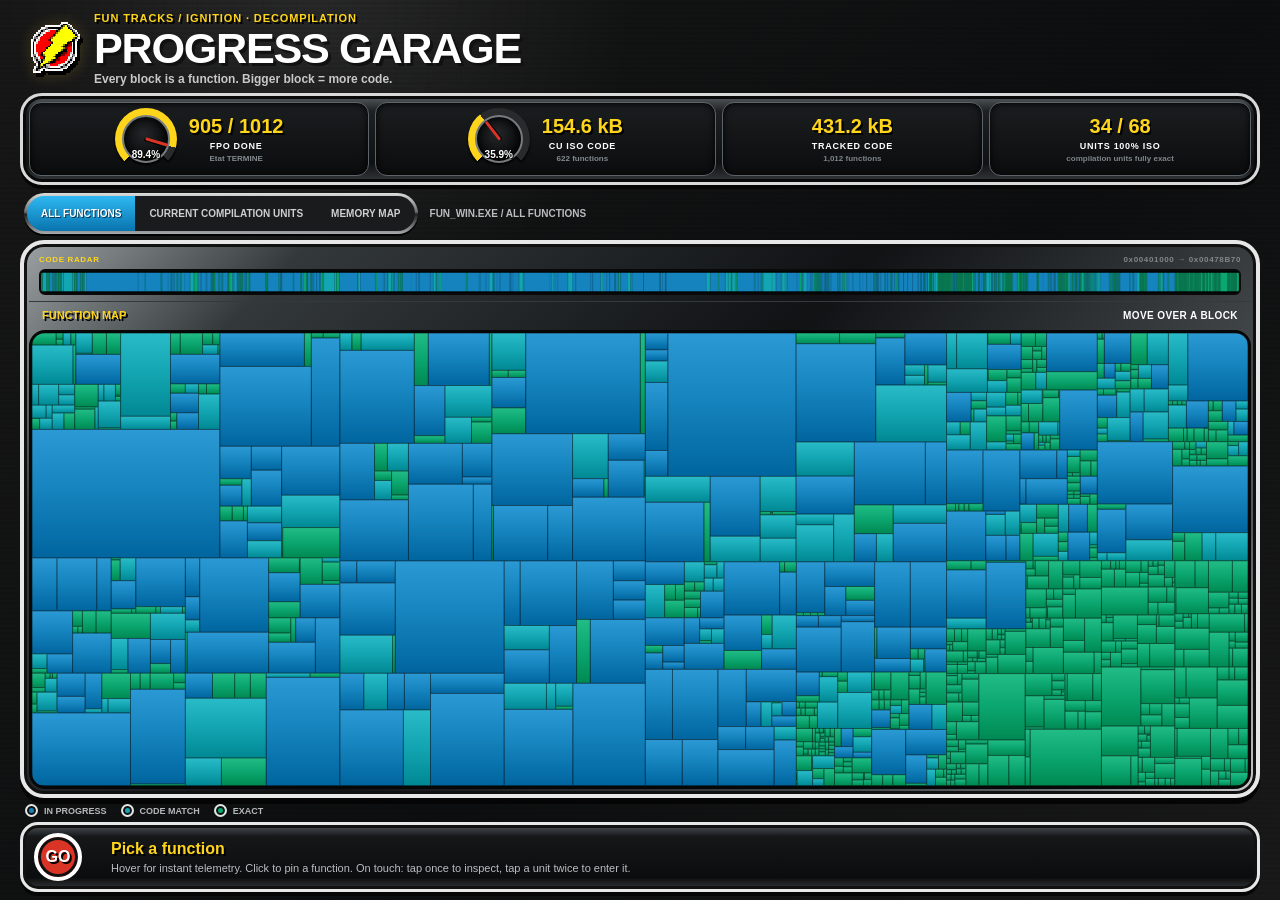
<file: docs/index.html>
<!doctype html>
<html lang="en">
<head>
  <meta charset="utf-8">
  <meta name="viewport" content="width=device-width, initial-scale=1">
  <meta name="color-scheme" content="dark">
  <meta name="description" content="Interactive progress map for the Fun Tracks / Ignition decompilation project.">
  <title>Fun Tracks / Ignition — Decomp Progress</title>
  <link rel="stylesheet" href="style.css?v=15">
</head>
<body>
  <main class="shell">
    <header class="hero">
      <div class="title-block">
        <img class="game-logo" src="assets/fun_tracks.ico" alt="Fun Tracks logo">
        <div>
          <p class="eyebrow">FUN TRACKS / IGNITION · DECOMPILATION</p>
          <h1>Progress garage</h1>
          <p class="subtitle">Every block is a function. Bigger block = more code.</p>
        </div>
      </div>
    </header>

    <section class="dash" id="stats" aria-label="Progress summary"></section>

    <section class="control-strip">
      <div class="mode-switch" role="group" aria-label="Map mode">
        <button type="button" data-view="functions" class="active">ALL FUNCTIONS</button>
        <button type="button" data-view="units">CURRENT COMPILATION UNITS</button>
        <button type="button" data-view="memory">MEMORY MAP</button>
      </div>
      <div class="crumb" id="path">FUN_WIN.EXE / ALL FUNCTIONS</div>
      <button type="button" id="back" class="back" hidden>← BACK</button>
    </section>

    <section class="race-panel">
      <div class="radar-wrap">
        <div class="radar-label"><span>CODE RADAR</span><span id="radar-range">0x00401000 → 0x00469230</span></div>
        <canvas id="memory-radar" aria-label="Address-ordered overview of the function corpus"></canvas>
      </div>
      <div class="race-panel-top">
        <span id="map-title">FUNCTION MAP</span>
        <span id="hover-readout">MOVE OVER A BLOCK</span>
      </div>
      <div class="map-stage">
        <canvas id="treemap" aria-label="Interactive decompilation progress map"></canvas>
        <div id="tooltip" class="tooltip" hidden></div>
      </div>
    </section>

    <section class="legend" aria-label="Progress legend">
      <span><i class="swatch source"></i>IN PROGRESS</span>
      <span><i class="swatch codegen_exact"></i>CODE MATCH</span>
      <span><i class="swatch binary_exact"></i>EXACT</span>
    </section>

    <section class="inspector" id="detail" aria-live="polite">
      <div class="inspector-number">GO</div>
      <div>
        <h2>Pick a function</h2>
        <p>Hover for instant telemetry. Click to pin a function. On touch: tap once to inspect, tap a unit twice to enter it.</p>
      </div>
    </section>

    <footer>PUBLIC PROGRESS METADATA ONLY · NO PRIVATE SOURCE CODE OR INTERNAL EVIDENCE</footer>
  </main>
  <script src="app.js?v=18" defer></script>
</body>
</html>
</file>
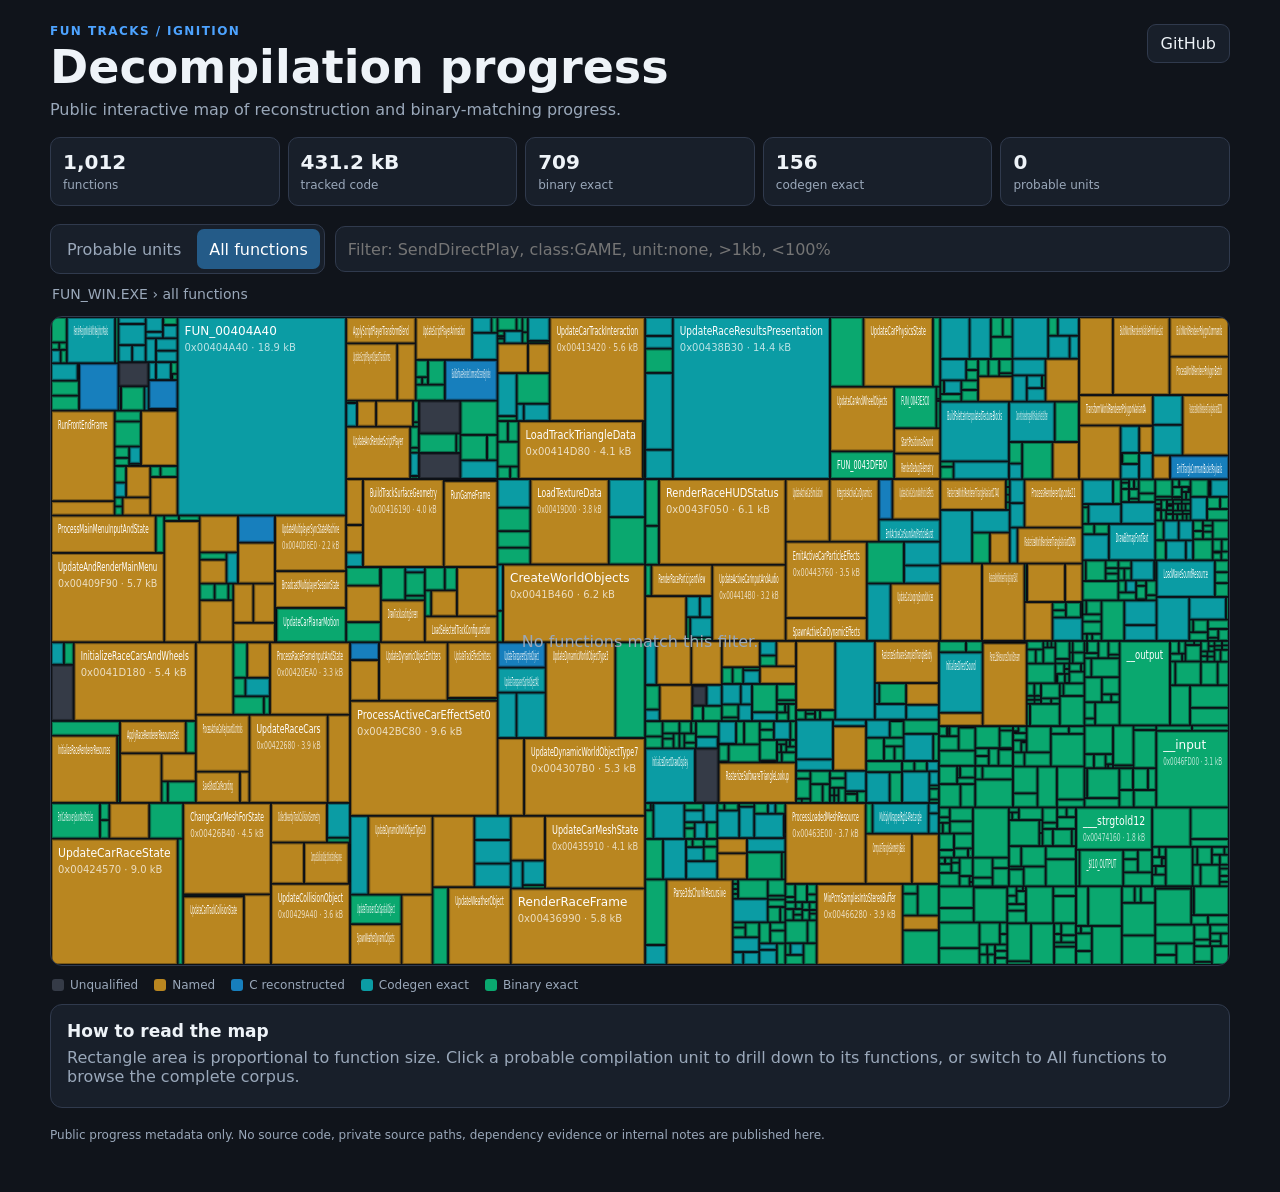
<file: site/index.html>
<!doctype html>
<html lang="en">
<head>
  <meta charset="utf-8">
  <meta name="viewport" content="width=device-width, initial-scale=1">
  <meta name="color-scheme" content="dark">
  <meta name="description" content="Interactive progress map for the Fun Tracks / Ignition decompilation project.">
  <title>Fun Tracks decompilation progress</title>
  <link rel="stylesheet" href="style.css">
</head>
<body>
  <main class="shell">
    <header class="hero">
      <div>
        <p class="eyebrow">FUN TRACKS / IGNITION</p>
        <h1>Decompilation progress</h1>
        <p class="subtitle">Public interactive map of reconstruction and binary-matching progress.</p>
      </div>
      <a class="repo-link" href="https://github.com/Karlos-fr/fun-tracks-decomp-progress">GitHub</a>
    </header>

    <section class="stats" id="stats" aria-label="Progress summary"></section>

    <section class="toolbar" aria-label="Map controls">
      <div class="segmented" role="group" aria-label="Map level">
        <button type="button" data-view="units">Probable units</button>
        <button type="button" data-view="functions" class="active">All functions</button>
      </div>
      <label class="search-wrap">
        <span class="sr-only">Filter functions</span>
        <input id="filter" type="search" placeholder="Filter: SendDirectPlay, class:GAME, unit:none, >1kb, <100%">
      </label>
      <button type="button" id="back" class="secondary" hidden>Back</button>
    </section>

    <div class="path" id="path">FUN_WIN.EXE › all functions</div>

    <section class="map-card">
      <canvas id="treemap" aria-label="Interactive decompilation treemap"></canvas>
      <div id="tooltip" class="tooltip" hidden></div>
      <div id="empty" class="empty" hidden>No functions match this filter.</div>
    </section>

    <section class="legend" aria-label="Progress legend">
      <span><i class="swatch unknown"></i>Unqualified</span>
      <span><i class="swatch named"></i>Named</span>
      <span><i class="swatch source"></i>C reconstructed</span>
      <span><i class="swatch codegen_exact"></i>Codegen exact</span>
      <span><i class="swatch binary_exact"></i>Binary exact</span>
    </section>

    <section class="detail" id="detail" aria-live="polite">
      <h2>How to read the map</h2>
      <p>Rectangle area is proportional to function size. Click a probable compilation unit to drill down to its functions, or switch to All functions to browse the complete corpus.</p>
    </section>

    <footer>
      Public progress metadata only. No source code, private source paths, dependency evidence or internal notes are published here.
    </footer>
  </main>
  <script src="app.js" defer></script>
</body>
</html>
</file>
<file: docs/style.css>
@property --angle{syntax:"<angle>";inherits:false;initial-value:0deg}
@property --needle{syntax:"<angle>";inherits:true;initial-value:-135deg}
:root{
  color-scheme:dark;
  --asphalt:#151515;--asphalt2:#0f0f10;--panel:#202124;--panel2:#2a2b2f;
  --yellow:#ffd51c;--blue:#22a6df;--red:#d93426;--green:#1aa869;
  --text:#f7f7f7;--muted:#a7abb0;
  --unknown:#3a3a3c;--named:#d7a81c;--source:#1583bd;--codegen:#13a6b2;--binary:#0ca770;
}
*{box-sizing:border-box}
html,body{margin:0;min-height:100%}
body{
  padding:18px 12px 40px;color:var(--text);font-family:Arial,Helvetica,sans-serif;
  background:radial-gradient(circle at 25% 0%,rgba(255,255,255,.08),transparent 24%),linear-gradient(135deg,#161616 0%,#0c0d0e 58%,#181818 100%);
}
body:before{
  content:"";position:fixed;inset:0;pointer-events:none;opacity:.075;
  background-image:repeating-linear-gradient(0deg,transparent 0 3px,#fff 4px 5px),repeating-linear-gradient(90deg,transparent 0 31px,#000 32px 33px);
  mix-blend-mode:overlay;
}
button,a{font:inherit}.shell{width:min(1240px,100%);margin:0 auto;position:relative}
.hero{display:flex;justify-content:space-between;gap:20px;align-items:flex-start;padding:12px 6px 16px}
.title-block{display:flex;align-items:center;gap:14px;min-width:0}
.game-logo{width:68px;height:68px;object-fit:contain;flex:0 0 auto;image-rendering:pixelated;filter:drop-shadow(3px 4px 0 #000) drop-shadow(0 0 7px rgba(255,213,28,.18))}

.eyebrow{margin:0 0 3px;color:var(--yellow);font:900 11px/1.2 "Arial Black",Impact,sans-serif;letter-spacing:.08em;text-shadow:2px 2px 0 #000}
h1{margin:0;font:900 clamp(30px,5vw,54px)/.93 "Arial Black",Impact,sans-serif;text-transform:uppercase;letter-spacing:-.03em;color:#fff;text-shadow:3px 3px 0 #111}
.subtitle{margin:7px 0 0;color:#c8c8c8;font-weight:700;font-size:12px}
.repo-link{color:#111;text-decoration:none;font:900 11px/1 "Arial Black",Impact,sans-serif;background:var(--yellow);border:3px solid #fff;border-radius:999px;padding:10px 15px;box-shadow:inset 0 0 0 2px #111,0 3px 0 #000}
.repo-link:hover{transform:translateY(-1px);filter:brightness(1.08)}
.dash{
  display:grid;grid-template-columns:1.3fr 1.3fr repeat(2,minmax(0,1fr));gap:8px;padding:9px;border:3px solid #d9d9d9;border-radius:22px;
  background:linear-gradient(#555b5f,#1d2022 18%,#0f1112 78%,#35393c);box-shadow:inset 0 0 0 3px #090909,0 4px 0 #050505
}
.gauge-card,.stat{min-width:0;border-radius:12px;background:linear-gradient(#1b1e20,#0b0c0d);border:1px solid #5c6469;box-shadow:inset 0 1px 7px #000}
.gauge-card{display:grid;grid-template-columns:76px max-content;gap:10px;align-items:center;justify-content:center;padding:7px 10px;text-align:center}
.gauge{
  --angle:0deg;--needle:-135deg;position:relative;width:70px;height:70px;border-radius:50%;
  background:conic-gradient(from 225deg,var(--yellow) 0deg,var(--yellow) var(--angle),#282a2c var(--angle),#282a2c 270deg,transparent 270deg);
  filter:drop-shadow(0 2px 1px #000);transition:--angle 1.15s cubic-bezier(.18,.82,.2,1),--needle 1.15s cubic-bezier(.18,.82,.2,1)
}
.gauge:before{content:"";position:absolute;inset:7px;border-radius:50%;background:radial-gradient(circle at 45% 38%,#24272a,#070808 72%);border:2px solid #757b7f;box-shadow:inset 0 0 10px #000}
.gauge:after{content:"";position:absolute;left:34px;top:10px;width:3px;height:26px;background:var(--red);transform-origin:50% 25px;transform:rotate(var(--needle));border-radius:3px;box-shadow:1px 1px 0 #000}
.gauge-readout{position:absolute;inset:0;display:flex;align-items:flex-end;justify-content:center;padding-bottom:12px;z-index:2;font:900 11px/1 "Arial Black",Impact,sans-serif;color:#fff;text-shadow:1px 1px #000}
.gauge-copy{text-align:center}.gauge-copy strong{display:block;color:var(--yellow);font:900 20px/1 "Arial Black",Impact,sans-serif;text-shadow:2px 2px 0 #000}
.gauge-copy span{display:block;margin-top:5px;color:#fff;font-size:9px;font-weight:900;letter-spacing:.08em}.gauge-copy small{display:block;margin-top:3px;color:#838a8e;font-size:8px;font-weight:700}
.stat{padding:11px 12px;display:flex;flex-direction:column;align-items:center;justify-content:center;text-align:center}.stat strong{display:block;color:var(--yellow);font:900 20px/1 "Arial Black",Impact,sans-serif;text-shadow:2px 2px 0 #000;white-space:nowrap;overflow:hidden;text-overflow:ellipsis}.stat span{display:block;margin-top:5px;color:#fff;font-size:9px;font-weight:900;letter-spacing:.08em}.stat small{display:block;margin-top:3px;color:#7e8589;font-size:8px;font-weight:700}
.control-strip{display:flex;align-items:center;gap:12px;padding:16px 4px 10px;min-height:58px}
.mode-switch{display:flex;padding:3px;border-radius:999px;background:linear-gradient(#ddd,#696e72 46%,#222 52%,#a7aaac);box-shadow:0 2px 0 #000}
button{border:0;cursor:pointer;color:#cfcfcf;background:#1a1b1d;min-height:35px;padding:0 14px;font-size:10px;font-weight:900}
.mode-switch button:first-child{border-radius:999px 4px 4px 999px}.mode-switch button:last-child{border-radius:4px 999px 999px 4px}
button.active{background:linear-gradient(#2fb8f2,#0874ae);color:#fff;text-shadow:1px 1px 0 #003b59}
button:hover,button:focus-visible{filter:brightness(1.18);outline:2px solid var(--yellow);outline-offset:1px}
.crumb{min-width:0;overflow:hidden;text-overflow:ellipsis;white-space:nowrap;color:#b8bdc0;font-size:10px;font-weight:900}.back{margin-left:auto;border-radius:999px;background:#8f1712;border:2px solid #e0e0e0;color:#fff}
.race-panel{border:4px solid #e7e7e7;border-radius:24px;padding:5px;background:linear-gradient(135deg,#9ca1a4,#33383b 16%,#101214 48%,#555b5f 85%,#c9cbcc);box-shadow:inset 0 0 0 3px #111,0 6px 0 #050505}
.race-panel-top{display:flex;justify-content:space-between;gap:14px;align-items:center;min-height:36px;padding:0 13px 2px;color:var(--yellow);font:900 11px/1 "Arial Black",Impact,sans-serif;text-shadow:2px 2px 0 #000}
#hover-readout{color:#fff;font-family:Arial,Helvetica,sans-serif;font-size:10px;letter-spacing:.04em;text-shadow:none;overflow:hidden;text-overflow:ellipsis;white-space:nowrap}
.map-stage{position:relative;height:min(63vw,680px);min-height:440px;overflow:hidden;border:3px solid #070707;border-radius:16px;background:linear-gradient(90deg,rgba(255,255,255,.02) 1px,transparent 1px),linear-gradient(rgba(255,255,255,.02) 1px,transparent 1px),#0a0a0b;background-size:16px 16px;box-shadow:inset 0 0 20px #000}
#treemap{display:block;width:100%;height:100%;touch-action:manipulation;cursor:crosshair}
.tooltip{position:absolute;z-index:4;pointer-events:none;width:min(360px,calc(100% - 24px));padding:7px;border:2px solid rgba(239,239,239,.8);border-radius:18px;background:linear-gradient(rgba(136,141,144,.45),rgba(37,41,44,.45) 13%,rgba(16,18,20,.45) 88%,rgba(100,105,108,.45));box-shadow:inset 0 0 0 1px rgba(9,9,9,.65),0 8px 18px #0008;transform-origin:10px 10px;animation:pop .11s ease-out}
.tooltip-inner{padding:11px 12px;border-radius:11px;background:rgba(13,15,16,.72);border:1px solid rgba(85,93,97,.7)}.tooltip-title{color:var(--yellow);font:900 15px/1.05 "Arial Black",Impact,sans-serif;text-shadow:2px 2px 0 #000;overflow-wrap:anywhere}.tooltip-row{display:flex;justify-content:space-between;gap:12px;margin-top:6px;color:#cfd2d3;font-size:10px;font-weight:700}.tooltip-row b{color:#fff;text-align:right}.tooltip-meter{margin-top:9px;height:9px;border-radius:99px;background:#050505;border:1px solid #5f6467;overflow:hidden}.tooltip-meter i{display:block;height:100%;background:linear-gradient(90deg,#1a92d0,#39c7f7);box-shadow:0 0 9px #24b7ef}.tooltip-hint{margin-top:9px;padding-top:7px;border-top:1px solid #4f5558;color:var(--yellow);font:900 9px/1 "Arial Black",Impact,sans-serif;letter-spacing:.08em;text-align:center}
@keyframes pop{from{opacity:0;transform:scale(.96)}to{opacity:1;transform:scale(1)}
}
.radar-wrap{padding:10px 12px 9px;border-bottom:1px solid #34393c}.radar-label{display:flex;justify-content:space-between;gap:10px;margin-bottom:5px;color:#80878a;font-size:8px;font-weight:900;letter-spacing:.08em}.radar-label span:first-child{color:var(--yellow)}#memory-radar{display:block;width:100%;height:30px;border:2px solid #090909;border-radius:6px;background:#080909;box-shadow:inset 0 0 7px #000;cursor:crosshair;touch-action:manipulation}
.legend{display:flex;flex-wrap:wrap;gap:9px 14px;padding:12px 5px 9px;font-size:9px;font-weight:900;color:#b4b8ba}.legend span{display:inline-flex;gap:6px;align-items:center}.swatch{width:13px;height:13px;border:2px solid #e5e5e5;border-radius:50%;box-shadow:inset 0 0 0 2px #111}.swatch.unknown{background:var(--unknown)}.swatch.named{background:var(--named)}.swatch.source{background:var(--source)}.swatch.codegen_exact{background:var(--codegen)}.swatch.binary_exact{background:var(--binary)}.legend-selected i{display:inline-block;width:13px;height:13px;border:3px solid var(--red);box-shadow:0 0 0 1px #fff}
.inspector{display:grid;grid-template-columns:64px 1fr;gap:13px;align-items:center;min-height:92px;padding:10px 14px;border:3px solid #e7e7e7;border-radius:18px;background:linear-gradient(#4f5458,#151719 18%,#0b0c0d 82%,#33373a);box-shadow:inset 0 0 0 3px #111,0 4px 0 #050505}.inspector-number{display:grid;place-items:center;width:56px;height:56px;border-radius:50%;background:var(--red);border:4px solid #fff;box-shadow:inset 0 0 0 3px #111;color:#fff;font:900 18px/1 "Arial Black",Impact,sans-serif;text-shadow:2px 2px 0 #000}.inspector h2{margin:0;color:var(--yellow);font:900 18px/1 "Arial Black",Impact,sans-serif;text-shadow:2px 2px 0 #000}.inspector p{margin:5px 0 0;color:#b9bec0;font-size:11px}.detail-grid{display:grid;grid-template-columns:repeat(4,minmax(0,1fr));gap:7px;margin-top:10px}.detail-grid div{padding:8px 9px;border-radius:8px;background:#0c0d0e;border:1px solid #4b5154}.detail-grid span{display:block;color:#81898c;font-size:8px;font-weight:900;letter-spacing:.06em}.detail-grid strong{display:block;margin-top:3px;color:#fff;font-size:11px;overflow-wrap:anywhere}
footer{padding:15px 4px 0;color:#696f72;font-size:8px;font-weight:900;letter-spacing:.08em}
@media(max-width:900px){.dash{grid-template-columns:1fr 1fr}.gauge-card{grid-column:span 1}.detail-grid{grid-template-columns:1fr 1fr}}
@media(max-width:760px){body{padding:10px 7px 26px}.hero{padding-top:7px}.game-logo{width:52px;height:52px}.dash{grid-template-columns:1fr 1fr;border-radius:16px}.gauge-card{grid-template-columns:62px max-content;justify-content:center}.gauge{width:58px;height:58px}.gauge:after{left:28px;top:9px;height:21px;transform-origin:50% 20px}.gauge-readout{padding-bottom:9px;font-size:9px}.gauge-copy strong,.stat strong{font-size:17px}.control-strip{flex-wrap:wrap}.mode-switch{width:100%}.mode-switch button{flex:1;padding:0 7px}.crumb{order:3;width:100%}.map-stage{height:550px;min-height:400px}.race-panel{border-radius:18px}.race-panel-top{font-size:9px}#hover-readout{display:none}.detail-grid{grid-template-columns:1fr 1fr}.radar-label span:last-child{display:none}}
@media(prefers-reduced-motion:reduce){.tooltip{animation:none}}


/* Single-viewport adaptive layout */
html,body{height:100%;overflow:hidden}
body{height:100dvh;padding:8px 10px}
.shell{
  height:calc(100dvh - 16px);
  display:grid;
  grid-template-rows:auto auto auto minmax(0,1fr) auto auto;
  min-height:0;
}
.hero{padding:4px 6px 7px;align-items:center}
.game-logo{width:clamp(46px,6vh,60px);height:clamp(46px,6vh,60px)}
h1{font-size:clamp(28px,4.8vh,46px)}
.subtitle{margin-top:4px}
.dash{padding:6px;gap:6px}
.gauge-card{padding:5px 8px;grid-template-columns:66px max-content;gap:8px}
.gauge{width:62px;height:62px}
.gauge:after{left:30px;top:9px;height:23px;transform-origin:50% 22px}
.gauge-readout{padding-bottom:10px;font-size:10px}
.control-strip{padding:8px 4px 6px;min-height:44px}
.race-panel{min-height:0;display:flex;flex-direction:column}
.radar-wrap{padding:6px 10px 6px}
#memory-radar{height:26px}
.race-panel-top{min-height:28px;padding-bottom:1px}
.map-stage{height:auto;min-height:0;flex:1}
.legend{flex-wrap:nowrap;overflow-x:auto;padding:6px 5px 5px;scrollbar-width:none}
.legend::-webkit-scrollbar{display:none}
.inspector{min-height:70px;max-height:108px;padding:7px 11px;overflow:auto}
.inspector-number{width:48px;height:48px;font-size:16px}
.inspector h2{font-size:16px}
.detail-grid{margin-top:7px}
footer{display:none}

@media(max-height:820px) and (min-width:761px){
  .eyebrow{font-size:9px}
  .subtitle{font-size:10px}
  .gauge{width:54px;height:54px}
  .gauge-card{grid-template-columns:58px max-content;padding:4px 7px}
  .gauge:after{left:26px;top:8px;height:20px;transform-origin:50% 19px}
  .gauge-readout{padding-bottom:8px;font-size:9px}
  .gauge-copy strong,.stat strong{font-size:17px}
  .gauge-copy span,.stat span{font-size:8px}
  .gauge-copy small,.stat small{font-size:7px}
  .control-strip{padding-top:5px;padding-bottom:4px}
  .inspector{min-height:60px;max-height:88px}
  .detail-grid{display:none}
}

@media(max-width:760px){
  body{padding:5px 5px 7px}
  .shell{height:calc(100dvh - 12px);grid-template-rows:auto auto auto minmax(0,1fr) auto auto}
  .hero{padding:2px 4px 4px}
  .game-logo{width:40px;height:40px}
  h1{font-size:24px}
  .eyebrow{font-size:7px}
  .subtitle{display:none}
  .dash{grid-template-columns:repeat(4,minmax(0,1fr));gap:3px;padding:4px;border-radius:12px}
  .gauge-card,.stat{min-height:44px;padding:5px 2px;display:flex;flex-direction:column;align-items:center;justify-content:center;text-align:center}
  .gauge{display:none}
  .gauge-copy strong,.stat strong{font-size:10px}
  .gauge-copy span,.stat span{font-size:6px;letter-spacing:0}
  .gauge-copy small,.stat small{display:none}
  .stat:last-child{grid-column:auto}
  .control-strip{padding:5px 2px 4px;gap:4px;min-height:0}
  .mode-switch{width:100%;padding:2px}
  .mode-switch button{min-height:27px;padding:0 4px;font-size:7px}
  .crumb{display:none}
  .back{min-height:27px;font-size:7px;margin-left:auto}
  .race-panel{border-width:3px;border-radius:14px;padding:4px}
  .radar-wrap{padding:4px 6px 4px}
  #memory-radar{height:22px}
  .race-panel-top{min-height:22px;padding:0 7px;font-size:8px}
  .map-stage{height:auto;min-height:0}
  .legend{padding:4px 3px 3px;gap:8px;font-size:6.5px}
  .swatch,.legend-selected i{width:10px;height:10px}
  .inspector{grid-template-columns:38px 1fr;gap:7px;min-height:52px;max-height:72px;padding:5px 7px;border-radius:12px}
  .inspector-number{width:34px;height:34px;border-width:3px;font-size:11px}
  .inspector h2{font-size:11px}
  .inspector p{font-size:8px;margin-top:2px}
  .detail-grid{display:none}
}
</file>
<file: site/style.css>
:root {
  color-scheme: dark;
  --bg:#10141b; --panel:#181f2a; --panel2:#202836; --border:#303a4d;
  --text:#eef3f8; --muted:#9aa8ba; --accent:#4da3ff;
  --unknown:#353b47; --named:#b98620; --source:#177fbd; --codegen:#0b9ca4; --binary:#0aa86f;
}
*{box-sizing:border-box}
html,body{margin:0;min-height:100%;background:var(--bg);color:var(--text);font-family:Inter,ui-sans-serif,system-ui,-apple-system,BlinkMacSystemFont,"Segoe UI",sans-serif}
body{padding:24px 14px 48px}
.shell{width:min(1180px,100%);margin:0 auto}
.hero{display:flex;justify-content:space-between;gap:20px;align-items:flex-start;margin-bottom:18px}
.eyebrow{margin:0 0 5px;color:var(--accent);font-weight:800;font-size:12px;letter-spacing:.12em}
h1{margin:0;font-size:clamp(28px,5vw,46px);line-height:1.05}
.subtitle{margin:9px 0 0;color:var(--muted);max-width:760px}
.repo-link,button,input{font:inherit}
.repo-link{color:var(--text);border:1px solid var(--border);border-radius:9px;padding:9px 13px;text-decoration:none;background:var(--panel)}
.stats{display:grid;grid-template-columns:repeat(5,minmax(0,1fr));gap:8px;margin:18px 0}
.stat{padding:12px;background:var(--panel);border:1px solid var(--border);border-radius:10px;min-width:0}
.stat strong{display:block;font-size:20px;white-space:nowrap;overflow:hidden;text-overflow:ellipsis}
.stat span{color:var(--muted);font-size:12px}
.toolbar{display:flex;flex-wrap:wrap;gap:10px;align-items:center;margin:10px 0}
.segmented{display:flex;flex-wrap:wrap;gap:4px;padding:4px;border:1px solid var(--border);background:var(--panel);border-radius:10px}
button{min-height:40px;border:1px solid transparent;border-radius:7px;background:transparent;color:var(--muted);padding:8px 11px;cursor:pointer}
button:hover,button:focus-visible{color:var(--text);border-color:var(--border);outline:none}
button.active{background:#245b88;color:#fff}
button.secondary{background:var(--panel);border-color:var(--border);color:var(--text)}
.search-wrap{flex:1 1 360px}
input{width:100%;min-height:46px;padding:9px 12px;border-radius:10px;border:1px solid var(--border);background:var(--panel);color:var(--text);font-size:16px;outline:none}
input:focus{border-color:var(--accent);box-shadow:0 0 0 2px #4da3ff2b}
.path{margin:12px 2px 8px;min-height:22px;color:var(--muted);font-size:14px;overflow-wrap:anywhere}
.map-card{position:relative;width:100%;height:min(62vw,650px);min-height:410px;border:1px solid var(--border);background:#0d1117;border-radius:12px;overflow:hidden}
#treemap{width:100%;height:100%;display:block;touch-action:manipulation}
.tooltip{position:absolute;z-index:2;pointer-events:none;max-width:min(360px,calc(100% - 24px));padding:8px 10px;background:#05070aeb;border:1px solid #47546a;border-radius:8px;color:#fff;font-size:12px;line-height:1.35}
.empty{position:absolute;inset:0;display:grid;place-items:center;color:var(--muted)}
.legend{display:flex;flex-wrap:wrap;gap:9px 16px;padding:12px 2px;color:var(--muted);font-size:12px}
.legend span{display:inline-flex;align-items:center;gap:6px}
.swatch{width:12px;height:12px;border-radius:3px;display:inline-block}
.swatch.unknown{background:var(--unknown)} .swatch.named{background:var(--named)} .swatch.source{background:var(--source)} .swatch.codegen_exact{background:var(--codegen)} .swatch.binary_exact{background:var(--binary)}
.detail{background:var(--panel);border:1px solid var(--border);border-radius:12px;padding:16px}
.detail h2{margin:0 0 7px;font-size:17px}
.detail p{margin:5px 0;color:var(--muted)}
.detail-grid{display:grid;grid-template-columns:repeat(3,minmax(0,1fr));gap:9px;margin-top:12px}
.detail-grid div{background:var(--panel2);border-radius:8px;padding:9px;min-width:0}
.detail-grid span{display:block;color:var(--muted);font-size:11px}
.detail-grid strong{display:block;margin-top:3px;overflow-wrap:anywhere}
footer{margin-top:18px;color:var(--muted);font-size:12px;line-height:1.5}
.sr-only{position:absolute;width:1px;height:1px;padding:0;margin:-1px;overflow:hidden;clip:rect(0,0,0,0);white-space:nowrap;border:0}
@media(max-width:720px){
  body{padding:15px 9px 30px}.repo-link{display:none}
  .stats{grid-template-columns:repeat(2,minmax(0,1fr))}.stat:first-child{grid-column:1/-1}
  .map-card{height:520px;min-height:360px}.detail-grid{grid-template-columns:1fr 1fr}
}
</file>
